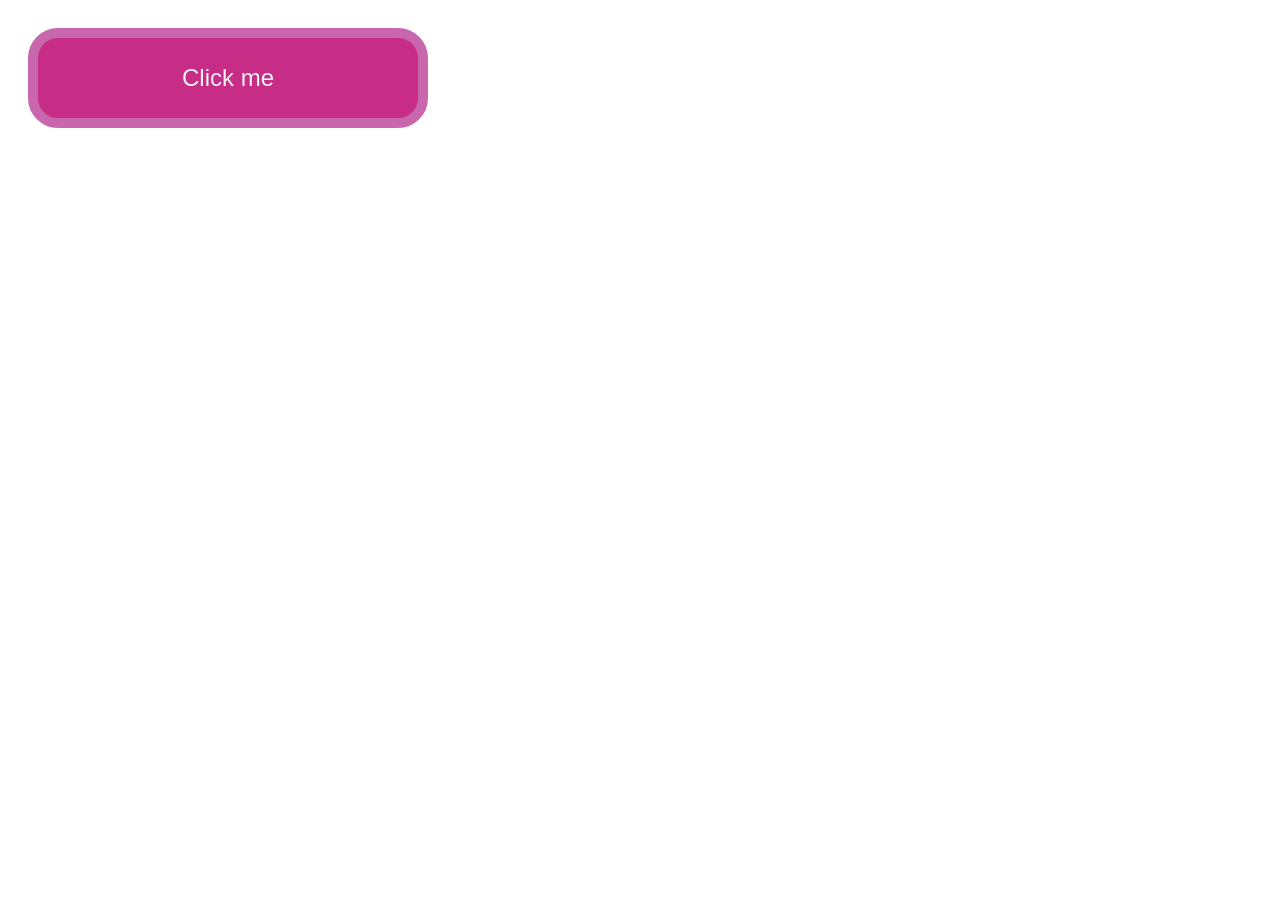
<file: index.html>
<!DOCTYPE html>
<html lang="en">
  <head>
    <meta charset="UTF-8" />
    <link rel="stylesheet" type="text/css" href="style.css" />
  </head>
  <body>
    <button>Click me</button>
  </body>
</html>
</file>
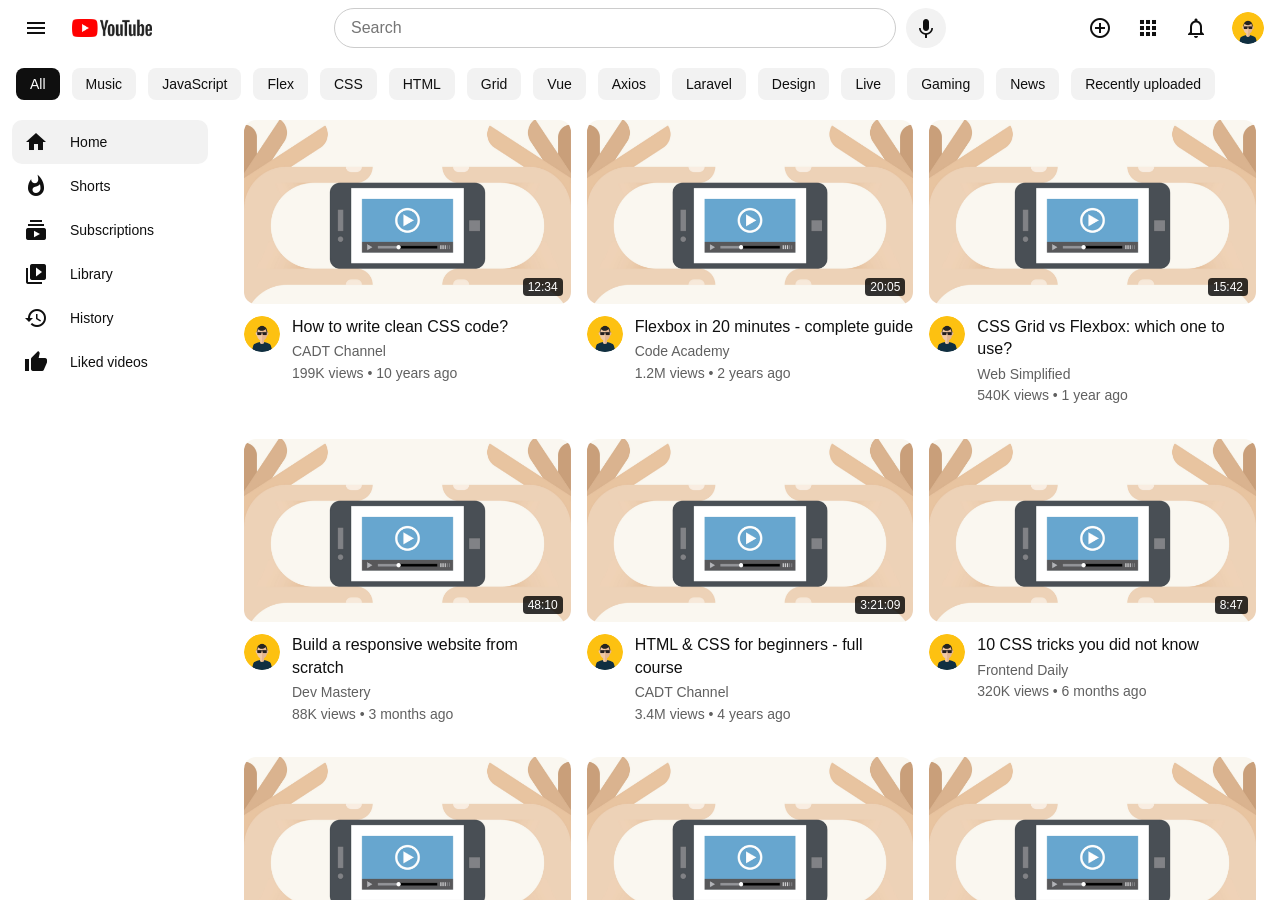
<file: START-CODE/EX 2/index.html>
<!DOCTYPE html>
<html lang="en">
<head>
    <meta charset="UTF-8">
    <meta http-equiv="X-UA-Compatible" content="IE=edge">
    <meta name="viewport" content="width=device-width, initial-scale=1.0">
    <title>YouTube</title>
    <link rel="stylesheet" href="https://fonts.googleapis.com/icon?family=Material+Icons">
    <link rel="stylesheet" href="css/main.css">
</head>
<body>
<div class="root">
    <nav>
        <div class="nav-left">
            <i class="material-icons icon-btn">menu</i>
            <img src="assets/logo.jpg" alt="logo" width="80">
        </div>
        <div class="nav-center">
            <input type="text" placeholder="Search">
            <i class="material-icons">keyboard_voice</i>
        </div>
        <div class="nav-right">
            <i class="material-icons icon-btn">control_point</i>
            <i class="material-icons icon-btn">apps</i>
            <i class="material-icons icon-btn">notifications_none</i>
            <img class="me" src="assets/avatar.jpg" alt="me">
        </div>
    </nav>
    <header>
        <span class="active">All</span>
        <span>Music</span>
        <span>JavaScript</span>
        <span>Flex</span>
        <span>CSS</span>
        <span>HTML</span>
        <span>Grid</span>
        <span>Vue</span>
        <span>Axios</span>
        <span>Laravel</span>
        <span>Design</span>
        <span>Live</span>
        <span>Gaming</span>
        <span>News</span>
        <span>Recently uploaded</span>
    </header>
    <div class="content">
        <aside class="sidebar">
            <a class="side-item selected" href="#"><i class="material-icons">home</i><span>Home</span></a>
            <a class="side-item" href="#"><i class="material-icons">whatshot</i><span>Shorts</span></a>
            <a class="side-item" href="#"><i class="material-icons">subscriptions</i><span>Subscriptions</span></a>
            <a class="side-item" href="#"><i class="material-icons">video_library</i><span>Library</span></a>
            <a class="side-item" href="#"><i class="material-icons">history</i><span>History</span></a>
            <a class="side-item" href="#"><i class="material-icons">thumb_up</i><span>Liked videos</span></a>
        </aside>
        <section class="video-container">
        <div class="video">
            <div class="video-thumbnail">
                <img src="assets/video-icon.png" alt="How to write clean CSS code?">
                <span class="duration">12:34</span>
            </div>
            <div class="video-text">
                <div class="avatar">
                    <img src="assets/avatar.jpg" alt="CADT Channel">
                </div>
                <div class="text">
                    <strong>How to write clean CSS code?</strong>
                    <p>CADT Channel</p>
                    <span>199K views &bull; 10 years ago</span>
                </div>
            </div>
        </div>
        <div class="video">
            <div class="video-thumbnail">
                <img src="assets/video-icon.png" alt="Flexbox in 20 minutes - complete guide">
                <span class="duration">20:05</span>
            </div>
            <div class="video-text">
                <div class="avatar">
                    <img src="assets/avatar.jpg" alt="Code Academy">
                </div>
                <div class="text">
                    <strong>Flexbox in 20 minutes - complete guide</strong>
                    <p>Code Academy</p>
                    <span>1.2M views &bull; 2 years ago</span>
                </div>
            </div>
        </div>
        <div class="video">
            <div class="video-thumbnail">
                <img src="assets/video-icon.png" alt="CSS Grid vs Flexbox: which one to use?">
                <span class="duration">15:42</span>
            </div>
            <div class="video-text">
                <div class="avatar">
                    <img src="assets/avatar.jpg" alt="Web Simplified">
                </div>
                <div class="text">
                    <strong>CSS Grid vs Flexbox: which one to use?</strong>
                    <p>Web Simplified</p>
                    <span>540K views &bull; 1 year ago</span>
                </div>
            </div>
        </div>
        <div class="video">
            <div class="video-thumbnail">
                <img src="assets/video-icon.png" alt="Build a responsive website from scratch">
                <span class="duration">48:10</span>
            </div>
            <div class="video-text">
                <div class="avatar">
                    <img src="assets/avatar.jpg" alt="Dev Mastery">
                </div>
                <div class="text">
                    <strong>Build a responsive website from scratch</strong>
                    <p>Dev Mastery</p>
                    <span>88K views &bull; 3 months ago</span>
                </div>
            </div>
        </div>
        <div class="video">
            <div class="video-thumbnail">
                <img src="assets/video-icon.png" alt="HTML & CSS for beginners - full course">
                <span class="duration">3:21:09</span>
            </div>
            <div class="video-text">
                <div class="avatar">
                    <img src="assets/avatar.jpg" alt="CADT Channel">
                </div>
                <div class="text">
                    <strong>HTML & CSS for beginners - full course</strong>
                    <p>CADT Channel</p>
                    <span>3.4M views &bull; 4 years ago</span>
                </div>
            </div>
        </div>
        <div class="video">
            <div class="video-thumbnail">
                <img src="assets/video-icon.png" alt="10 CSS tricks you did not know">
                <span class="duration">8:47</span>
            </div>
            <div class="video-text">
                <div class="avatar">
                    <img src="assets/avatar.jpg" alt="Frontend Daily">
                </div>
                <div class="text">
                    <strong>10 CSS tricks you did not know</strong>
                    <p>Frontend Daily</p>
                    <span>320K views &bull; 6 months ago</span>
                </div>
            </div>
        </div>
        <div class="video">
            <div class="video-thumbnail">
                <img src="assets/video-icon.png" alt="Learn Vue 3 in one hour">
                <span class="duration">1:02:15</span>
            </div>
            <div class="video-text">
                <div class="avatar">
                    <img src="assets/avatar.jpg" alt="Vue Lovers">
                </div>
                <div class="text">
                    <strong>Learn Vue 3 in one hour</strong>
                    <p>Vue Lovers</p>
                    <span>410K views &bull; 1 year ago</span>
                </div>
            </div>
        </div>
        <div class="video">
            <div class="video-thumbnail">
                <img src="assets/video-icon.png" alt="JavaScript Axios tutorial for beginners">
                <span class="duration">18:30</span>
            </div>
            <div class="video-text">
                <div class="avatar">
                    <img src="assets/avatar.jpg" alt="Code Academy">
                </div>
                <div class="text">
                    <strong>JavaScript Axios tutorial for beginners</strong>
                    <p>Code Academy</p>
                    <span>97K views &bull; 8 months ago</span>
                </div>
            </div>
        </div>
        <div class="video">
            <div class="video-thumbnail">
                <img src="assets/video-icon.png" alt="Laravel crash course">
                <span class="duration">52:44</span>
            </div>
            <div class="video-text">
                <div class="avatar">
                    <img src="assets/avatar.jpg" alt="PHP Hub">
                </div>
                <div class="text">
                    <strong>Laravel crash course</strong>
                    <p>PHP Hub</p>
                    <span>760K views &bull; 2 years ago</span>
                </div>
            </div>
        </div>
        <div class="video">
            <div class="video-thumbnail">
                <img src="assets/video-icon.png" alt="UI design principles every developer needs">
                <span class="duration">11:09</span>
            </div>
            <div class="video-text">
                <div class="avatar">
                    <img src="assets/avatar.jpg" alt="Design Lab">
                </div>
                <div class="text">
                    <strong>UI design principles every developer needs</strong>
                    <p>Design Lab</p>
                    <span>150K views &bull; 5 months ago</span>
                </div>
            </div>
        </div>
        <div class="video">
            <div class="video-thumbnail">
                <img src="assets/video-icon.png" alt="CSS animations made easy">
                <span class="duration">14:58</span>
            </div>
            <div class="video-text">
                <div class="avatar">
                    <img src="assets/avatar.jpg" alt="Web Simplified">
                </div>
                <div class="text">
                    <strong>CSS animations made easy</strong>
                    <p>Web Simplified</p>
                    <span>230K views &bull; 9 months ago</span>
                </div>
            </div>
        </div>
        <div class="video">
            <div class="video-thumbnail">
                <img src="assets/video-icon.png" alt="Dark mode with CSS variables">
                <span class="duration">6:12</span>
            </div>
            <div class="video-text">
                <div class="avatar">
                    <img src="assets/avatar.jpg" alt="Frontend Daily">
                </div>
                <div class="text">
                    <strong>Dark mode with CSS variables</strong>
                    <p>Frontend Daily</p>
                    <span>64K views &bull; 2 weeks ago</span>
                </div>
            </div>
        </div>
        </section>
    </div>
</div>
</body>
</html>
</file>
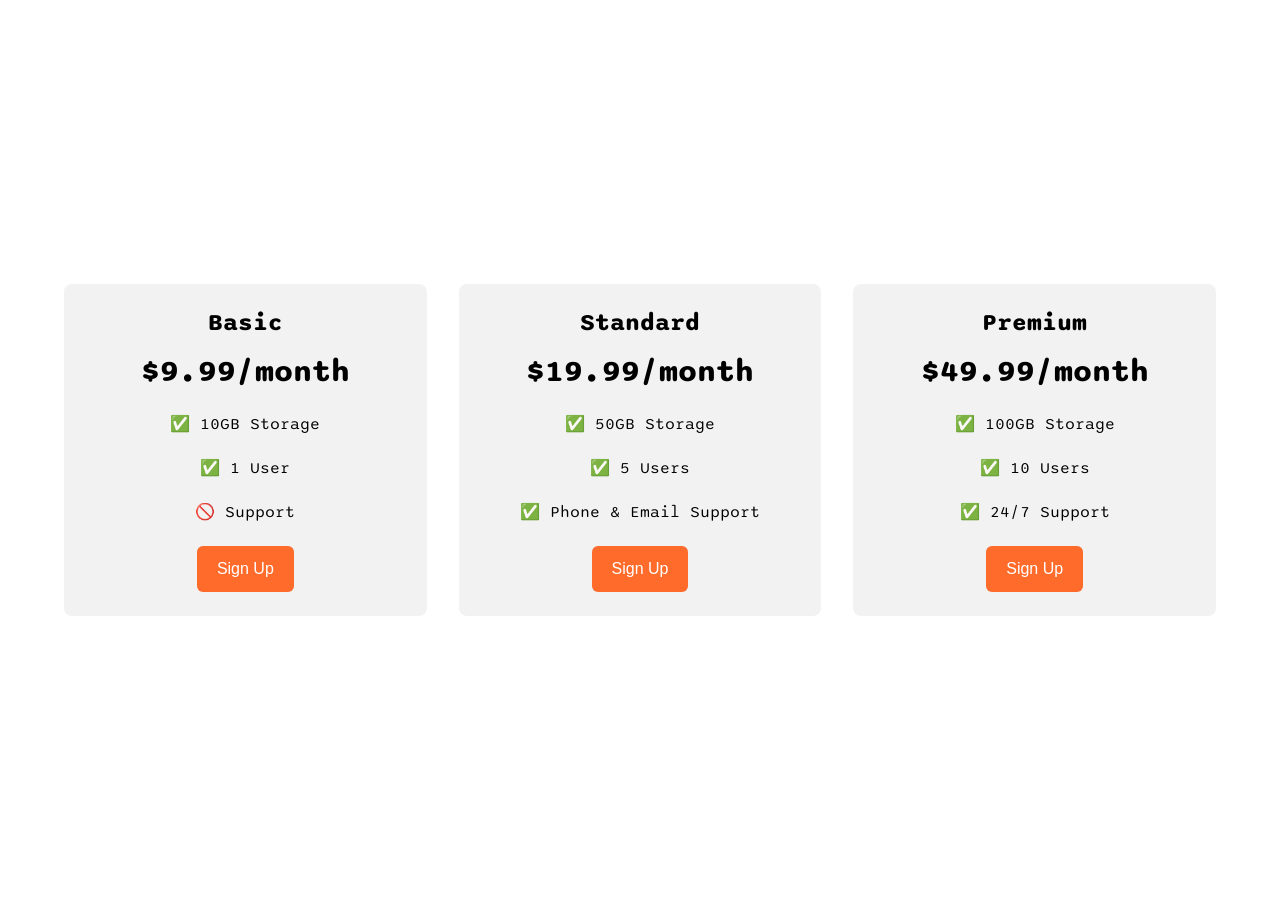
<file: START-CODE/EX 3/index.html>
<!DOCTYPE html>
<html>
  <head>
    <title>Flexbox Pricing Table</title>
    <link rel="preconnect" href="https://fonts.googleapis.com" />
    <link rel="preconnect" href="https://fonts.gstatic.com" crossorigin />
    <link
      href="https://fonts.googleapis.com/css2?family=Sono:wght@400;700&display=swap"
      rel="stylesheet"
    />
    <style>
      * {
        box-sizing: border-box;
      }

      body {
        font-family: "Sono", sans-serif;
        margin: 0;
        min-height: 100vh;
        display: flex;              /* centers the table vertically + horizontally */
        justify-content: center;
        align-items: center;
      }

      /* Flex only: cards sit in a row and wrap onto new lines when there is no room */
      .pricing-container {
        display: flex;
        flex-wrap: wrap;
        justify-content: center;
        align-items: stretch;
        gap: 32px;
        width: 90%;
        padding: 24px 0;
      }

      .pricing-plan {
        flex: 1 1 360px;            /* grow, shrink, ideal width 360px */
        max-width: 600px;           /* never get too wide when stacked */
        background: #f2f2f2;
        border-radius: 8px;
        padding: 24px 16px;
        text-align: center;
      }

      .plan-title {
        font-size: 1.5rem;
        font-weight: 700;
      }

      .plan-price {
        font-size: clamp(1.4rem, 2.4vw, 2.8rem);
        font-weight: 700;
        margin: 16px 0;
      }

      .plan-features {
        list-style: none;
        margin: 0;
        padding: 0;
      }

      .plan-features li {
        margin: 24px 0;
      }

      .plan-button {
        background: #ff6b2b;
        color: #fff;
        border: none;
        border-radius: 6px;
        padding: 14px 20px;
        font-size: 1rem;
        cursor: pointer;
      }

      .plan-button:hover {
        background: #e85a1c;
      }

    </style>
  </head>

  <body>
    <div class="pricing-container">
      <div class="pricing-plan">
        <div class="plan-title">Basic</div>
        <div class="plan-price">$9.99/month</div>
        <ul class="plan-features">
          <li>✅ 10GB Storage</li>
          <li>✅ 1 User</li>
          <li>🚫 Support</li>
        </ul>
        <button class="plan-button">Sign Up</button>
      </div>
      <div class="pricing-plan">
        <div class="plan-title">Standard</div>
        <div class="plan-price">$19.99/month</div>
        <ul class="plan-features">
          <li>✅ 50GB Storage</li>
          <li>✅ 5 Users</li>
          <li>✅ Phone &amp; Email Support</li>
        </ul>
        <button class="plan-button">Sign Up</button>
      </div>
      <div class="pricing-plan">
        <div class="plan-title">Premium</div>
        <div class="plan-price">$49.99/month</div>
        <ul class="plan-features">
          <li>✅ 100GB Storage</li>
          <li>✅ 10 Users</li>
          <li>✅ 24/7 Support</li>
        </ul>
        <button class="plan-button">Sign Up</button>
      </div>
    </div>
  </body>
</html>
</file>
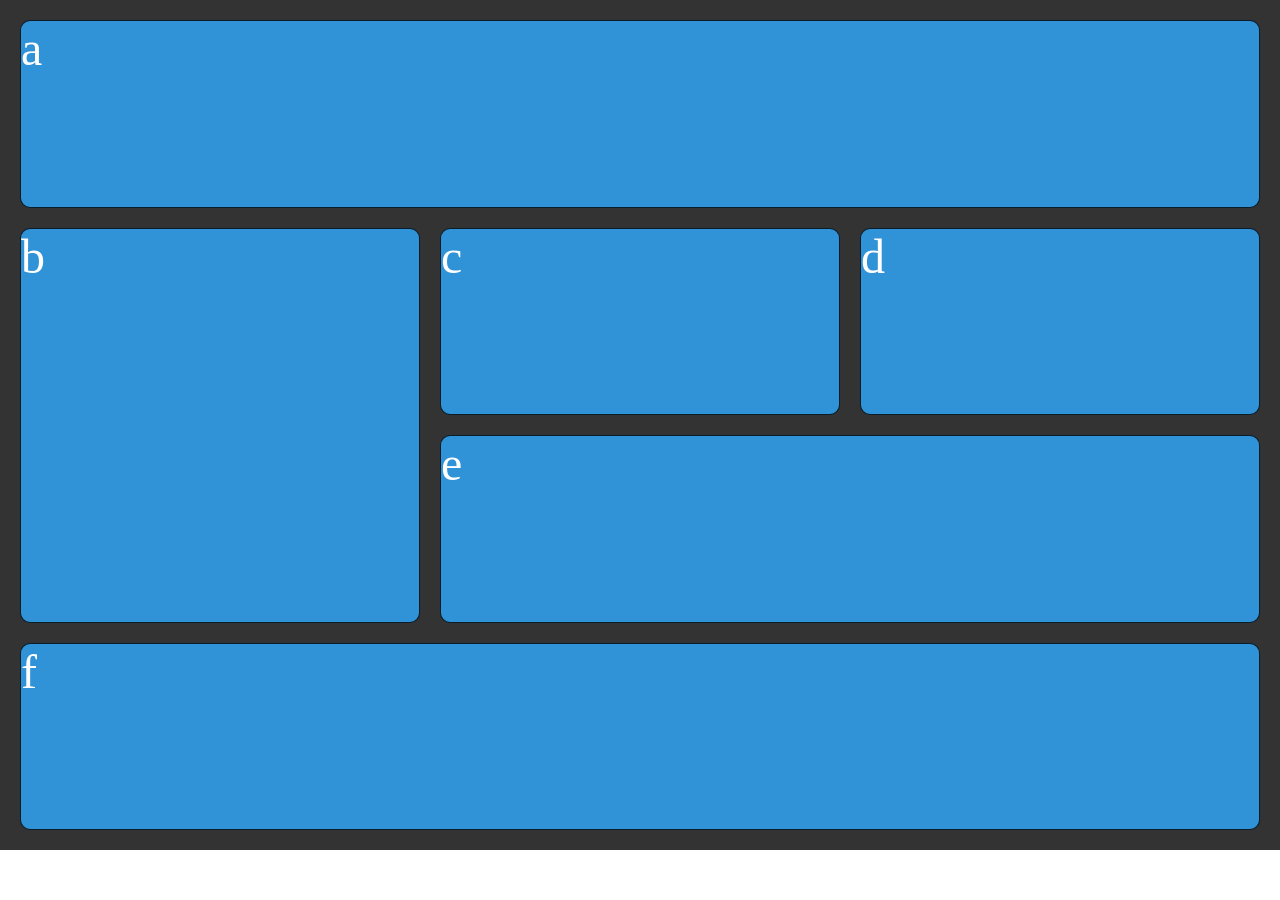
<file: START-CODE/EX-1/index.html>
<!DOCTYPE html>
<html lang="en">
<head>
    <meta charset="UTF-8">
    <meta name="viewport" content="width=device-width, initial-scale=1.0">
    <title>Grid</title>
    <link rel="stylesheet" href="style.css">
</head>
<body>
    <div class="wrapper">
        <div class="item a">a</div>
        <div class="item b">b</div>
        <div class="item c">c</div>  
        <div class="item d">d</div>
        <div class="item e">e</div>
        <div class="item f">f</div>  
      </div>
</body>
</html>
</file>
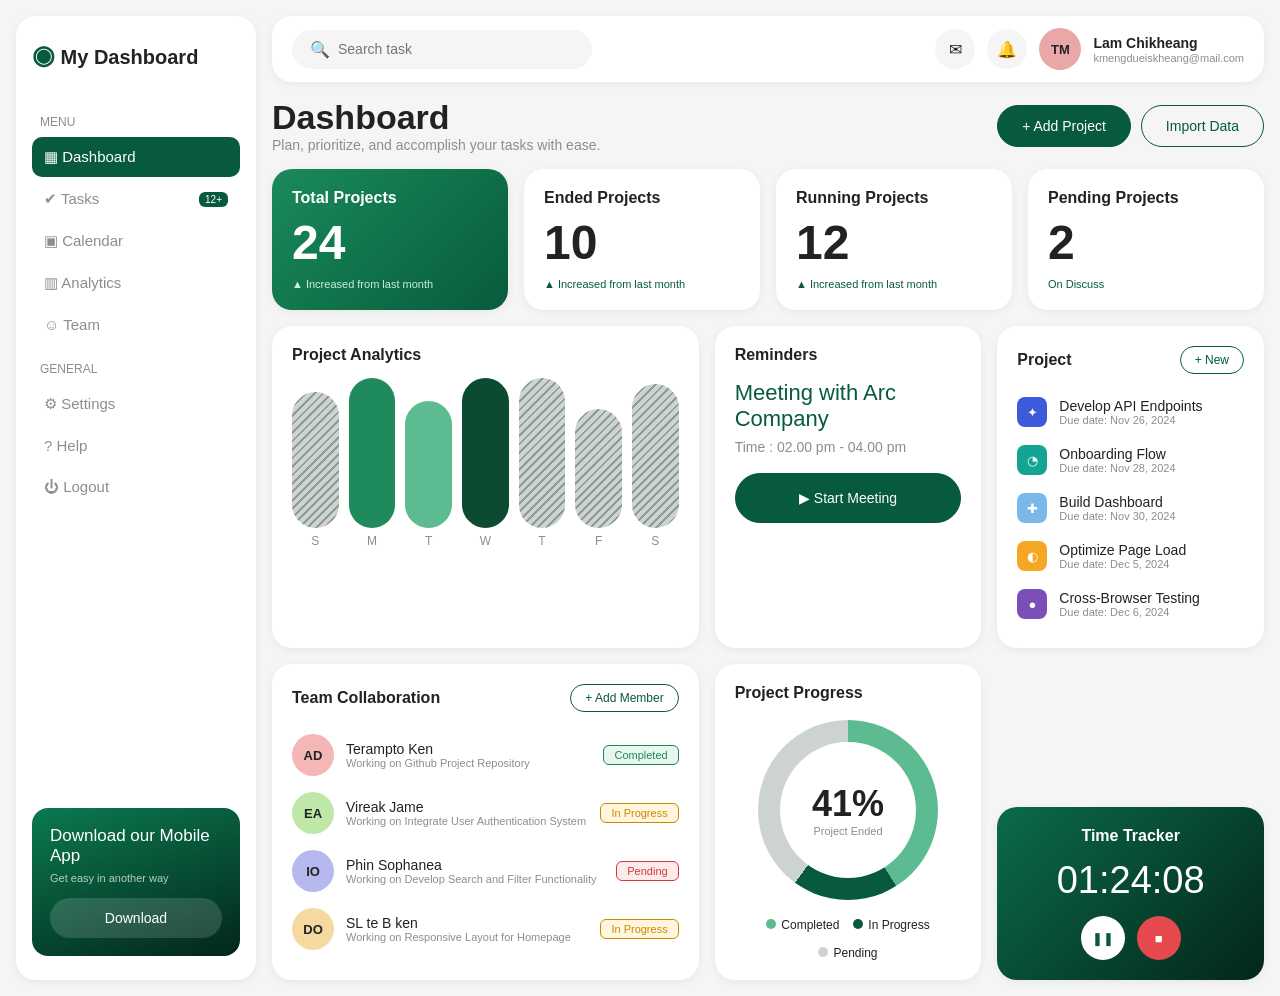
<file: START-CODE/EX-4/index.html>
<!DOCTYPE html>
<html lang="en">
<head>
  <meta charset="UTF-8">
  <!-- Makes the page scale correctly on phones -->
  <meta name="viewport" content="width=device-width, initial-scale=1.0">
  <title>My Dashboard</title>
  <!-- Connect the CSS file -->
  <link rel="stylesheet" href="style.css">
</head>
<body>
  <div class="app">

    <!-- ===== A. SIDEBAR ===== -->
    <aside class="sidebar">
      <div class="brand"><span class="logo">◉</span> My Dashboard</div>

      <p class="menu-label">MENU</p>
      <nav class="nav">
        <a href="#" class="active">▦ Dashboard</a>
        <a href="#">✔ Tasks <span class="badge">12+</span></a>
        <a href="#">▣ Calendar</a>
        <a href="#">▥ Analytics</a>
        <a href="#">☺ Team</a>
      </nav>

      <p class="menu-label">GENERAL</p>
      <nav class="nav">
        <a href="#">⚙ Settings</a>
        <a href="#">? Help</a>
        <a href="#">⏻ Logout</a>
      </nav>

      <!-- Promotional card -->
      <div class="promo">
        <h3>Download our Mobile App</h3>
        <p>Get easy in another way</p>
        <a href="#" class="btn btn-light">Download</a>
      </div>
    </aside>

    <!-- ===== MAIN AREA ===== -->
    <main class="main">

      <!-- B. TOP BAR -->
      <header class="topbar">
        <div class="search">🔍 <input type="text" placeholder="Search task"></div>
        <div class="topbar-right">
          <span class="icon-circle">✉</span>
          <span class="icon-circle">🔔</span>
          <span class="avatar">TM</span>
          <div class="user">
            <strong>Lam Chikheang</strong>
            <small>kmengdueiskheang@mail.com</small>
          </div>
        </div>
      </header>

      <!-- C. HEADER -->
      <section class="page-header">
        <div>
          <h1>Dashboard</h1>
          <p class="muted">Plan, prioritize, and accomplish your tasks with ease.</p>
        </div>
        <div class="header-buttons">
          <a href="#" class="btn btn-green">+ Add Project</a>
          <a href="#" class="btn btn-outline">Import Data</a>
        </div>
      </section>

      <!-- D. STAT CARDS -->
      <section class="stats">
        <div class="card stat featured">
          <h3>Total Projects</h3><div class="number">24</div>
          <small>▲ Increased from last month</small>
        </div>
        <div class="card stat">
          <h3>Ended Projects</h3><div class="number">10</div>
          <small class="green-text">▲ Increased from last month</small>
        </div>
        <div class="card stat">
          <h3>Running Projects</h3><div class="number">12</div>
          <small class="green-text">▲ Increased from last month</small>
        </div>
        <div class="card stat">
          <h3>Pending Projects</h3><div class="number">2</div>
          <small class="green-text">On Discuss</small>
        </div>
      </section>

      <!-- Middle + bottom grid: each card has its own area in CSS -->
      <section class="grid">

        <!-- E. ANALYTICS -->
        <div class="card analytics">
          <h3>Project Analytics</h3>
          <div class="chart">
            <div class="bar-col"><div class="bar b-stripe" style="height:80%"></div><span>S</span></div>
            <div class="bar-col"><div class="bar b-mid" style="height:90%"></div><span>M</span></div>
            <div class="bar-col"><div class="bar b-light" style="height:75%"></div><span>T</span></div>
            <div class="bar-col"><div class="bar b-dark" style="height:100%"></div><span>W</span></div>
            <div class="bar-col"><div class="bar b-stripe" style="height:95%"></div><span>T</span></div>
            <div class="bar-col"><div class="bar b-stripe" style="height:70%"></div><span>F</span></div>
            <div class="bar-col"><div class="bar b-stripe" style="height:85%"></div><span>S</span></div>
          </div>
        </div>

        <!-- F. REMINDERS -->
        <div class="card reminders">
          <h3>Reminders</h3>
          <h2>Meeting with Arc Company</h2>
          <p class="muted">Time : 02.00 pm - 04.00 pm</p>
          <a href="#" class="btn btn-green btn-block">▶ Start Meeting</a>
        </div>

        <!-- G. PROJECT LIST -->
        <div class="card projects">
          <div class="card-head"><h3>Project</h3><a href="#" class="btn btn-outline btn-small">+ New</a></div>
          <ul class="project-list">
            <li><span class="p-icon" style="background:#3b5bdb">✦</span><div>Develop API Endpoints<small>Due date: Nov 26, 2024</small></div></li>
            <li><span class="p-icon" style="background:#12a594">◔</span><div>Onboarding Flow<small>Due date: Nov 28, 2024</small></div></li>
            <li><span class="p-icon" style="background:#7bb8e8">✚</span><div>Build Dashboard<small>Due date: Nov 30, 2024</small></div></li>
            <li><span class="p-icon" style="background:#f5a623">◐</span><div>Optimize Page Load<small>Due date: Dec 5, 2024</small></div></li>
            <li><span class="p-icon" style="background:#7b4fb8">●</span><div>Cross-Browser Testing<small>Due date: Dec 6, 2024</small></div></li>
          </ul>
        </div>

        <!-- H. TEAM -->
        <div class="card team">
          <div class="card-head"><h3>Team Collaboration</h3><a href="#" class="btn btn-outline btn-small">+ Add Member</a></div>
          <ul class="team-list">
            <li><span class="avatar" style="background:#f4b6b6">AD</span><div>Terampto Ken<small>Working on Github Project Repository</small></div><span class="status done">Completed</span></li>
            <li><span class="avatar" style="background:#bfe8a8">EA</span><div>Vireak Jame<small>Working on Integrate User Authentication System</small></div><span class="status progress">In Progress</span></li>
            <li><span class="avatar" style="background:#b8b8f0">IO</span><div>Phin Sophanea<small>Working on Develop Search and Filter Functionality</small></div><span class="status pending">Pending</span></li>
            <li><span class="avatar" style="background:#f5d9a0">DO</span><div>SL te B ken<small>Working on Responsive Layout for Homepage</small></div><span class="status progress">In Progress</span></li>
          </ul>
        </div>

        <!-- I. PROGRESS -->
        <div class="card progress-card">
          <h3>Project Progress</h3>
          <div class="gauge">
            <div class="gauge-fill"></div>
            <div class="gauge-hole"><strong>41%</strong><small>Project Ended</small></div>
          </div>
          <div class="legend">
            <span><i class="dot d-done"></i>Completed</span>
            <span><i class="dot d-progress"></i>In Progress</span>
            <span><i class="dot d-pending"></i>Pending</span>
          </div>
        </div>

        <!-- J. TIME TRACKER -->
        <div class="card tracker">
          <h3>Time Tracker</h3>
          <div class="time">01:24:08</div>
          <div class="tracker-buttons">
            <span class="round pause">❚❚</span>
            <span class="round stop">■</span>
          </div>
        </div>

      </section>
    </main>
  </div>
</body>
</html>
</file>
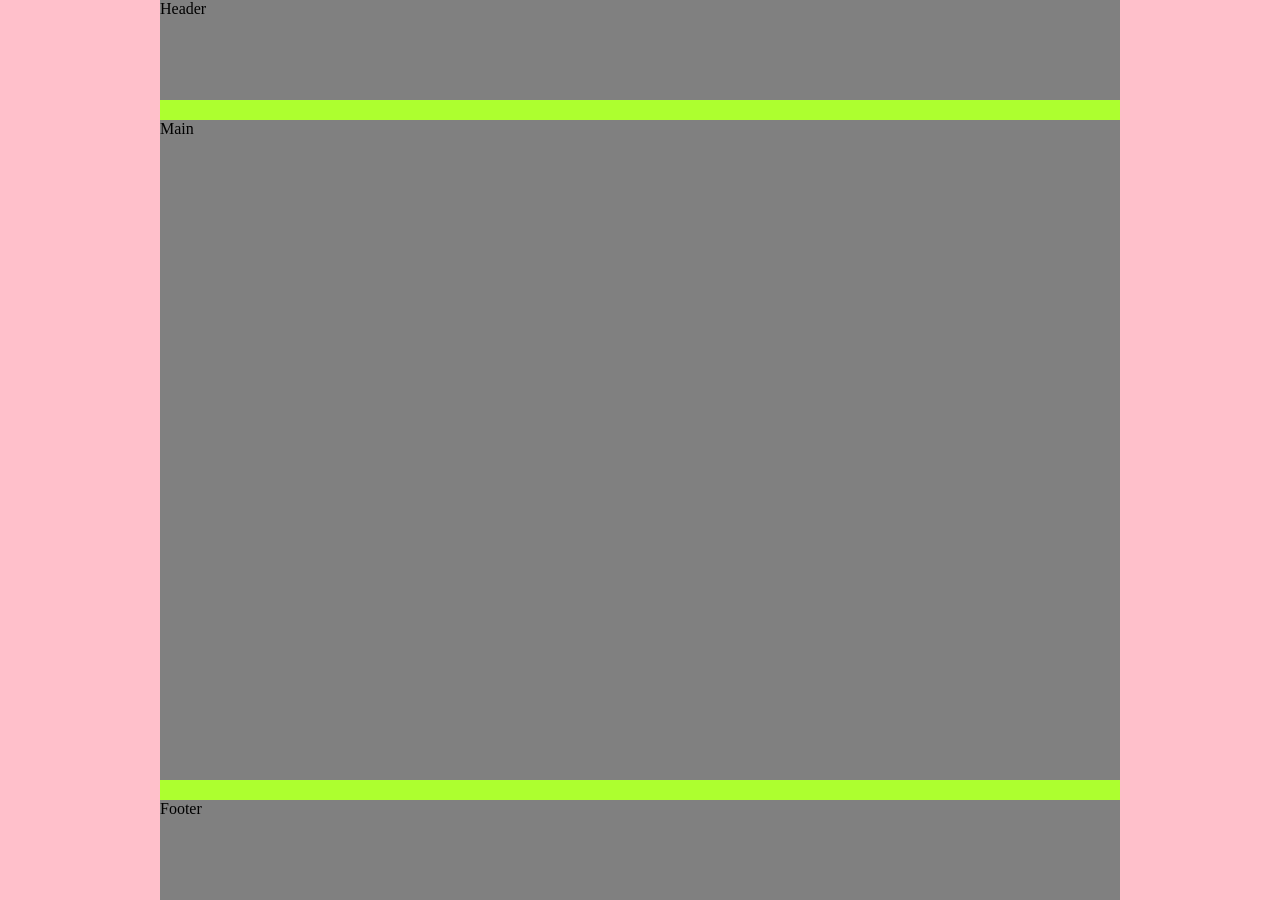
<file: START CODE-20261027/START CODE/exercice-1-start.html>
<!DOCTYPE html>
<html lang="en">
<head>
  <meta charset="UTF-8">
  <style>
    body {
      margin: 0;
      padding: 0;
      padding-left: 160px;
      padding-right: 160px;
      background: pink;
    }

    .container {
      display: flex;
      flex-direction: column;
      height: 100vh;
      
      background: greenyellow;
      gap: 20px;
    }

    header, footer {
      background: grey;
      height: 100px;
    }

    main {
      background: grey;
      flex-grow: 1;
    }

    
  </style>
</head>
<body>
  <div class="container">
    <header>Header</header>
    <main>Main</main>
    <footer>Footer</footer>
  </div>
</body>
</html>
</file>
<file: style.css>
/* TODO */
button {
    width: 400px;
    height: 100px;

    background-color: #c72d87;
    border: 10px solid #c867ae;

    padding: 20px;
    margin: 20px;

    color: rgb(240, 240, 240);
    font-size: 24px;
    border-radius: 30px;
}
button:hover {
    background-color: #a04f96;
    border-color: #53064c;
}
</file>
<file: START-CODE/EX 2/css/main.css>
* { box-sizing: border-box; }
body {
    font-family: Roboto, Arial, sans-serif;
    margin: 0;
    color: #0f0f0f;
}

/* ROOT: 100vh column -> nav (flex 0), header (flex 0), content (flex 1) */
.root {
    height: 100vh;
    display: flex;
    flex-direction: column;
}

/* ---------- NAV (flex: 0) ---------- */
nav {
    flex: 0 0 auto;
    display: flex;
    justify-content: space-between;
    align-items: center;
    gap: 12px;
    padding: 8px 16px;
    background: #fff;
    box-shadow: rgba(27, 31, 35, 0.04) 0px 1px 0px, rgba(255, 255, 255, 0.25) 0px 1px 0px inset;
}
.nav-left  { flex: 1; display: flex; align-items: center; gap: 16px; }
.nav-center{ flex: 2; display: flex; justify-content: center; align-items: center; gap: 10px; min-width: 0; }
.nav-right { flex: 1; display: flex; justify-content: flex-end; align-items: center; gap: 8px; }

.nav-center input {
    flex: 1;
    min-width: 0;
    max-width: 640px;
    padding: 10px 16px;
    border: 1px solid #ccc;
    border-radius: 40px;
    font-size: 16px;
    outline: none;
}
.nav-center input:focus { border-color: #1c62b9; }
.nav-center i {
    background: #f2f2f2;
    padding: 8px;
    border-radius: 50%;
    cursor: pointer;
}
.nav-center i:hover { background: #e5e5e5; }

.icon-btn { padding: 8px; border-radius: 50%; cursor: pointer; }
.icon-btn:hover { background: #f2f2f2; }
.me { width: 32px; height: 32px; border-radius: 50%; margin-left: 8px; }

/* ---------- HEADER / CHIPS (flex: 0) ---------- */
header {
    flex: 0 0 auto;
    display: flex;
    gap: 12px;
    padding: 12px 16px;
    overflow-x: auto;          /* scroll sideways instead of wrapping */
    background: #fff;
    scrollbar-width: none;
}
header::-webkit-scrollbar { display: none; }
header span {
    flex: 0 0 auto;
    padding: 8px 14px;
    background: #f2f2f2;
    color: #0f0f0f;
    border-radius: 8px;
    cursor: pointer;
    font-size: 14px;
    font-weight: 500;
    white-space: nowrap;
}
header span:hover { background: #e0e0e0; }
header span.active,
.active {
    background: #0f0f0f;
    color: #fff;
}
header span.active:hover { background: #272727; }

/* ---------- CONTENT (flex: 1): sidebar + videos ---------- */
.content {
    flex: 1;
    min-height: 0;             /* lets children scroll instead of growing */
    display: flex;
}

.sidebar {
    flex: 0 0 220px;
    padding: 8px 12px;
    overflow-y: auto;
}
.side-item {
    display: flex;
    align-items: center;
    gap: 22px;
    padding: 10px 12px;
    border-radius: 10px;
    color: #0f0f0f;
    text-decoration: none;
    font-size: 14px;
}
.side-item:hover { background: #f2f2f2; }
.side-item.selected { background: #f2f2f2; font-weight: 500; }

/* video grid: columns appear/disappear with the screen width */
.video-container {
    flex: 1;
    overflow-y: auto;
    padding: 8px 24px 24px;
    display: grid;
    grid-template-columns: repeat(auto-fill, minmax(280px, 1fr));
    gap: 32px 16px;
    align-content: start;
}
.video { min-width: 0; cursor: pointer; }

.video-thumbnail {
    position: relative;
    aspect-ratio: 16 / 9;
    border-radius: 12px;
    overflow: hidden;
    background: #f9f6ef;
}
.video-thumbnail img {
    width: 100%;
    height: 100%;
    object-fit: cover;
    display: block;
    transition: transform .2s;
}
.video:hover .video-thumbnail img { transform: scale(1.04); }
.duration {
    position: absolute;
    right: 8px;
    bottom: 8px;
    padding: 2px 5px;
    background: rgba(0, 0, 0, .8);
    color: #fff;
    border-radius: 4px;
    font-size: 12px;
    font-weight: 500;
}

.video-text { display: flex; gap: 12px; margin-top: 12px; }
.avatar { flex: 0 0 auto; }
.avatar img { width: 36px; height: 36px; border-radius: 50%; display: block; }

.text { line-height: 1.4; min-width: 0; }
.text strong {
    font-weight: 500;
    font-size: 16px;
    display: -webkit-box;
    -webkit-line-clamp: 2;     /* max 2 lines like YouTube */
    -webkit-box-orient: vertical;
    overflow: hidden;
}
.text p { margin: 4px 0 0; }
.text p, .text span { color: #606060; font-size: 14px; }

/* ---------- RESPONSIVE ---------- */
@media (max-width: 1100px) {            /* mini sidebar: icon above label */
    .sidebar { flex-basis: 72px; padding: 8px 4px; }
    .side-item { flex-direction: column; gap: 4px; font-size: 10px; padding: 14px 0; text-align: center; }
}
@media (max-width: 700px) {             /* phone: no sidebar, tighter nav */
    .sidebar { display: none; }
    .video-container { padding: 8px 0 24px; gap: 24px; }
    .video-thumbnail { border-radius: 0; }
    .video-text { padding: 0 12px; }
    .nav-right .icon-btn:not(:last-of-type) { display: none; }
    .nav-left img { width: 70px; }
}
</file>
<file: START-CODE/EX-1/style.css>
/* Styling only */
body {
  margin: 0;
}

.wrapper {
  background-color: #333333;
  color: #444;
  padding: 20px;

  height: 90vh;

  /* the grid lives on the wrapper, because it is the parent of a-f */
  display: grid;
  grid-template-columns: repeat(3, 1fr);
  grid-template-rows: repeat(4, 1fr);
  gap: 20px;
}

.item {
  background-color: #3092d7;
  color: #fff;
  border-radius: 10px;
  border: 1px solid rgba(0, 0, 0, 0.8);
  font-size: 3em;
}

/* Layouting only  (your work)*/
.a {
  grid-column: 1 / 4;      
}

.b {
  grid-column: 1;         
  grid-row: 2 / 4;        
}

.c {
  grid-column: 2;
  grid-row: 2;
}

.d {
  grid-column: 3;
  grid-row: 2;
}

.e {
  grid-column: 2 / 4;      
  grid-row: 3;
}

.f {
  grid-column: 1 / 4;      
}
</file>
<file: START-CODE/EX-4/style.css>
/* ===== 1. VARIABLES: change colors here and the whole site updates ===== */
:root {
  --green: #075B3C;
  --light-green: #5DBB91;
  --bg: #F4F5F4;
  --card: #FFFFFF;
  --text: #222222;
  --muted: #8a8f8c;
  --shadow: 0 2px 8px rgba(0, 0, 0, 0.06);
}

/* ===== 2. RESET: remove default browser spacing ===== */
* { margin: 0; padding: 0; box-sizing: border-box; } /* border-box: padding stays inside the width */
body { font-family: "Segoe UI", Arial, sans-serif; background: var(--bg); color: var(--text); }
a { text-decoration: none; color: inherit; }
ul { list-style: none; }
small { display: block; font-size: 11px; color: var(--muted); }
.muted { color: var(--muted); font-size: 14px; }
.green-text { color: var(--green); }

/* ===== 3. PAGE LAYOUT (Flexbox): sidebar on the left, main on the right ===== */
.app { display: flex; gap: 16px; padding: 16px; min-height: 100vh; }
.sidebar { width: 240px; flex-shrink: 0; background: #fff; border-radius: 20px; padding: 24px 16px;
  display: flex; flex-direction: column; box-shadow: var(--shadow); }
.main { flex: 1; min-width: 0; display: flex; flex-direction: column; gap: 16px; }

/* ===== 4. SIDEBAR ===== */
.brand { font-size: 20px; font-weight: 700; margin-bottom: 28px; }
.logo { color: var(--green); font-size: 26px; }
.menu-label { font-size: 12px; color: var(--muted); margin: 16px 0 8px 8px; }
.nav a { display: flex; align-items: center; justify-content: space-between; padding: 11px 12px;
  border-radius: 10px; color: var(--muted); font-size: 15px; margin-bottom: 2px; }
.nav a.active { background: var(--green); color: #fff; }  /* active menu item */
.nav a:hover:not(.active) { background: var(--bg); }
.badge { background: var(--green); color: #fff; font-size: 10px; padding: 2px 6px; border-radius: 6px; }
.promo { margin-top: auto; background: linear-gradient(160deg, #0b7a50, #03261a); color: #fff;
  border-radius: 16px; padding: 18px; }
.promo h3 { font-size: 17px; font-weight: 500; }
.promo p { font-size: 11px; opacity: .7; margin: 6px 0 14px; }

/* ===== 5. BUTTONS ===== */
.btn { display: inline-block; padding: 12px 24px; border-radius: 30px; font-size: 14px; font-weight: 500;
  text-align: center; border: 1.5px solid var(--green); }
.btn-green { background: var(--green); color: #fff; }
.btn-outline { background: transparent; color: var(--green); }
.btn-light { background: rgba(255,255,255,.15); color: #fff; border: none; display: block; }
.btn-small { padding: 6px 14px; font-size: 12px; }
.btn-block { display: block; padding: 16px; }

/* ===== 6. TOP BAR ===== */
.topbar { background: #fff; border-radius: 20px; padding: 12px 20px; display: flex;
  justify-content: space-between; align-items: center; box-shadow: var(--shadow); gap: 12px; }
.search { display: flex; align-items: center; gap: 8px; background: var(--bg); border-radius: 30px;
  padding: 10px 18px; width: 300px; max-width: 100%; }
.search input { border: none; background: transparent; outline: none; font-size: 14px; width: 100%; }
.topbar-right { display: flex; align-items: center; gap: 12px; }
.icon-circle { width: 40px; height: 40px; border-radius: 50%; background: var(--bg);
  display: flex; align-items: center; justify-content: center; }
.avatar { width: 42px; height: 42px; border-radius: 50%; background: #e9a7a7; font-size: 13px; font-weight: 600;
  display: flex; align-items: center; justify-content: center; flex-shrink: 0; } /* circle = 50% radius */
.user strong { font-size: 14px; }

/* ===== 7. HEADER ===== */
.page-header { display: flex; justify-content: space-between; align-items: center; flex-wrap: wrap; gap: 12px; }
.page-header h1 { font-size: 34px; }
.header-buttons { display: flex; gap: 10px; }

/* ===== 8. CARDS ===== */
.card { background: var(--card); border-radius: 20px; padding: 20px; box-shadow: var(--shadow); }
.card h3 { font-size: 16px; font-weight: 600; }
.card-head { display: flex; justify-content: space-between; align-items: center; margin-bottom: 14px; }

/* Stat cards: 4 equal columns with Grid */
.stats { display: grid; grid-template-columns: repeat(4, 1fr); gap: 16px; }
.number { font-size: 48px; font-weight: 600; margin: 8px 0; }
.featured { background: linear-gradient(135deg, #1a8a5a, #075B3C); color: #fff; }
.featured small { color: #c8f0dc; }

/* ===== 9. MAIN GRID: 3 columns, cards placed with named areas ===== */
.grid { display: grid; grid-template-columns: 1.6fr 1fr 1fr; gap: 16px;
  grid-template-areas:
    "analytics reminders projects"
    "team progress tracker"; }
.analytics { grid-area: analytics; }
.reminders { grid-area: reminders; }
.projects  { grid-area: projects; grid-row: 1 / 3; }  /* spans two rows */
.team      { grid-area: team; }
.progress-card { grid-area: progress; }
.tracker   { grid-area: tracker; }

/* Fix: projects spans 2 rows, so tracker moves under it */
.grid { grid-template-areas:
    "analytics reminders projects"
    "team progress projects"
    "team progress tracker"; }
.projects { grid-row: auto; }

/* ===== 10. BAR CHART (pure CSS) ===== */
.chart { display: flex; align-items: flex-end; justify-content: space-between; gap: 10px; height: 170px; margin-top: 14px; }
.bar-col { flex: 1; height: 100%; display: flex; flex-direction: column; justify-content: flex-end; align-items: center; }
.bar { width: 100%; border-radius: 40px; }        /* height is set inline in the HTML */
.bar-col span { font-size: 12px; color: var(--muted); margin-top: 6px; }
.b-dark { background: #0d4a32; }
.b-mid { background: #1f8a5b; }
.b-light { background: var(--light-green); }
.b-stripe { background: repeating-linear-gradient(135deg, #cdd4d0 0 4px, #8f9b95 4px 6px); } /* diagonal stripes */

/* ===== 11. REMINDERS ===== */
.reminders h2 { font-size: 22px; font-weight: 500; color: var(--green); margin: 16px 0 6px; line-height: 1.2; }
.reminders .muted { margin-bottom: 18px; }

/* ===== 12. PROJECT LIST ===== */
.project-list li { display: flex; align-items: center; gap: 12px; padding: 9px 0; font-size: 14px; }
.p-icon { width: 30px; height: 30px; border-radius: 8px; color: #fff; display: flex;
  align-items: center; justify-content: center; font-size: 13px; flex-shrink: 0; }

/* ===== 13. TEAM ===== */
.team-list li { display: flex; align-items: center; gap: 12px; padding: 8px 0; font-size: 14px; }
.team-list li div { flex: 1; min-width: 0; }
.status { font-size: 11px; padding: 3px 10px; border-radius: 6px; border: 1px solid; }
.done { color: #1a8a5a; background: #e8f6ee; }       /* Completed = green */
.progress { color: #c98a00; background: #fff6dd; }    /* In Progress = yellow */
.pending { color: #d03a3a; background: #fdeaea; }     /* Pending = red */

/* ===== 14. CIRCULAR PROGRESS (conic-gradient) ===== */
.progress-card { text-align: center; }
.progress-card h3 { text-align: left; }
.gauge { width: 180px; height: 180px; border-radius: 50%; margin: 18px auto; position: relative;
  /* 0-41% green, 41-60% dark green, rest striped gray */
  background: conic-gradient(var(--light-green) 0 41%, var(--green) 41% 60%, #cdd4d0 60% 100%); }
.gauge-hole { position: absolute; inset: 22px; background: #fff; border-radius: 50%;
  display: flex; flex-direction: column; align-items: center; justify-content: center; }
.gauge-hole strong { font-size: 36px; }
.legend { display: flex; justify-content: center; gap: 14px; flex-wrap: wrap; font-size: 12px; }
.dot { display: inline-block; width: 10px; height: 10px; border-radius: 50%; margin-right: 5px; }
.d-done { background: var(--light-green); }
.d-progress { background: var(--green); }
.d-pending { background: #cdd4d0; }

/* ===== 15. TIME TRACKER ===== */
.tracker { background: linear-gradient(135deg, #0b6b48, #03261a); color: #fff; text-align: center; }
.time { font-size: 38px; font-weight: 500; margin: 14px 0; }
.tracker-buttons { display: flex; justify-content: center; gap: 12px; }
.round { width: 44px; height: 44px; border-radius: 50%; display: flex; align-items: center;
  justify-content: center; font-size: 13px; }
.pause { background: #fff; color: var(--green); }
.stop { background: #e5484d; color: #fff; }

/* ===== 16. RESPONSIVE (media queries) ===== */
/* Tablet */
@media (max-width: 1100px) {
  .stats { grid-template-columns: repeat(2, 1fr); }
  .grid { grid-template-columns: 1fr 1fr;
    grid-template-areas: "analytics analytics" "reminders projects" "team team" "progress tracker"; }
}
/* Mobile: sidebar goes on top, everything in one column */
@media (max-width: 700px) {
  .app { flex-direction: column; }
  .sidebar { width: 100%; }
  .promo { display: none; }
  .user { display: none; }
  .stats { grid-template-columns: 1fr; }
  .grid { grid-template-columns: 1fr;
    grid-template-areas: "analytics" "reminders" "projects" "team" "progress" "tracker"; }
}
</file>
